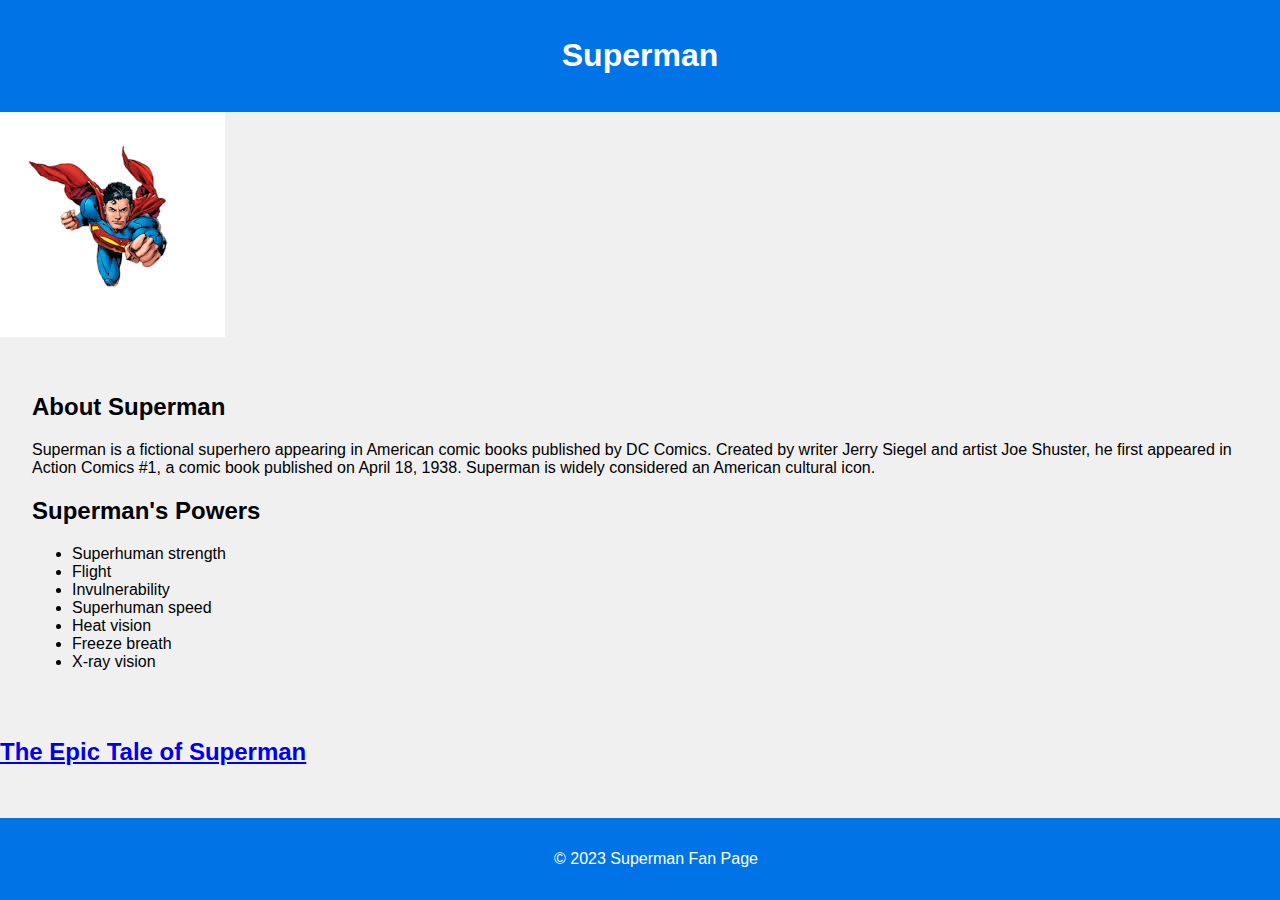
<file: index.html>
<!DOCTYPE html>
<html lang="en">
<head>
    <meta charset="UTF-8">
    <meta name="viewport" content="width=device-width, initial-scale=1.0">
    <title>Superman</title>
    <link rel="stylesheet" href="Assets/style.css">
</head>
<body>
    <header>
        <h1>Superman</h1>
    </header>
    <div>
        <img src="./Assets/pngsuperman.jpg" alt="">
    </div>
    <main>
        <h2>About Superman</h2>
        <p>Superman is a fictional superhero appearing in American comic books published by DC Comics. Created by writer Jerry Siegel and artist Joe Shuster, he first appeared in Action Comics #1, a comic book published on April 18, 1938. Superman is widely considered an American cultural icon.</p>
        <h2>Superman's Powers</h2>
        <ul>
            <li>Superhuman strength</li>
            <li>Flight</li>
            <li>Invulnerability</li>
            <li>Superhuman speed</li>
            <li>Heat vision</li>
            <li>Freeze breath</li>
            <li>X-ray vision</li>
        </ul>
    </main>
    <footer>
        <p>&copy; 2023 Superman Fan Page</p>
    </footer>
</body>
</html>
<link rel="stylesheet" href="Assets/style.css">
    <h2><a href="./Public/superman.html">The Epic Tale of Superman</a></h2>
</file>
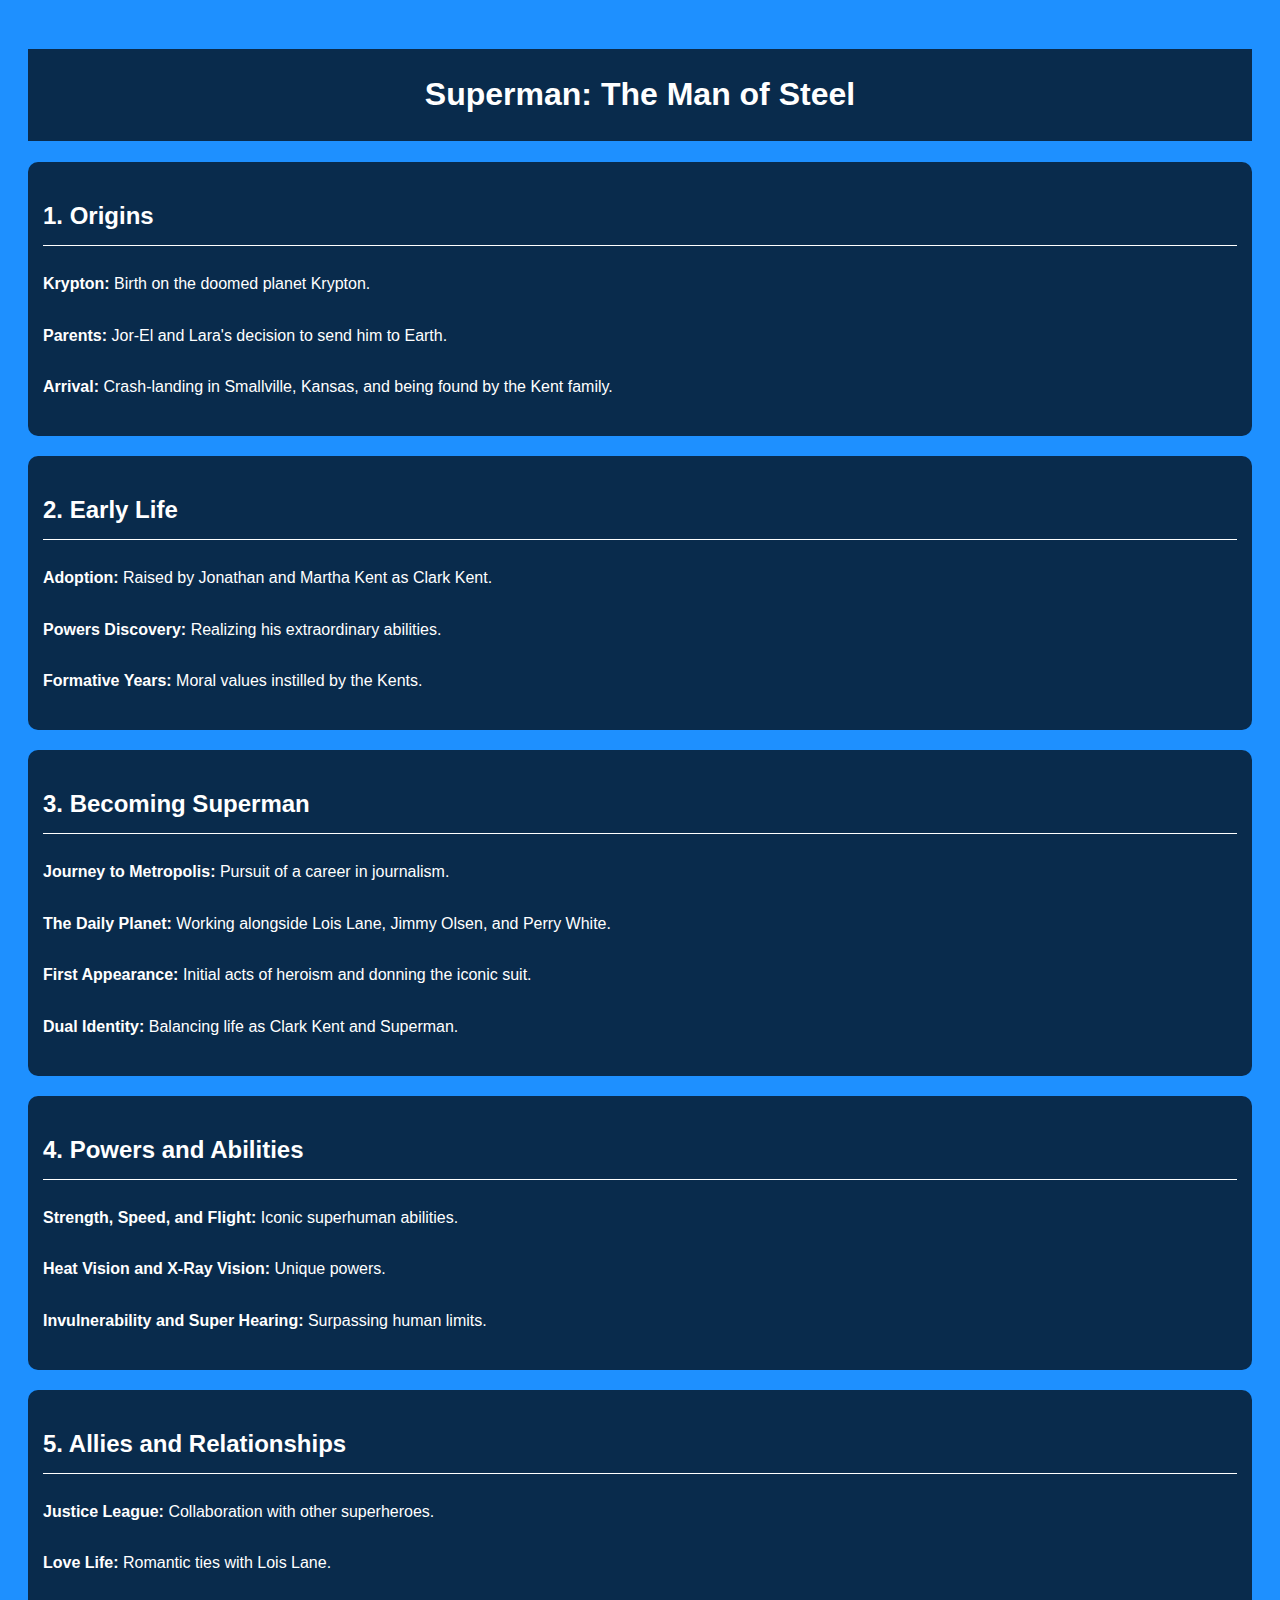
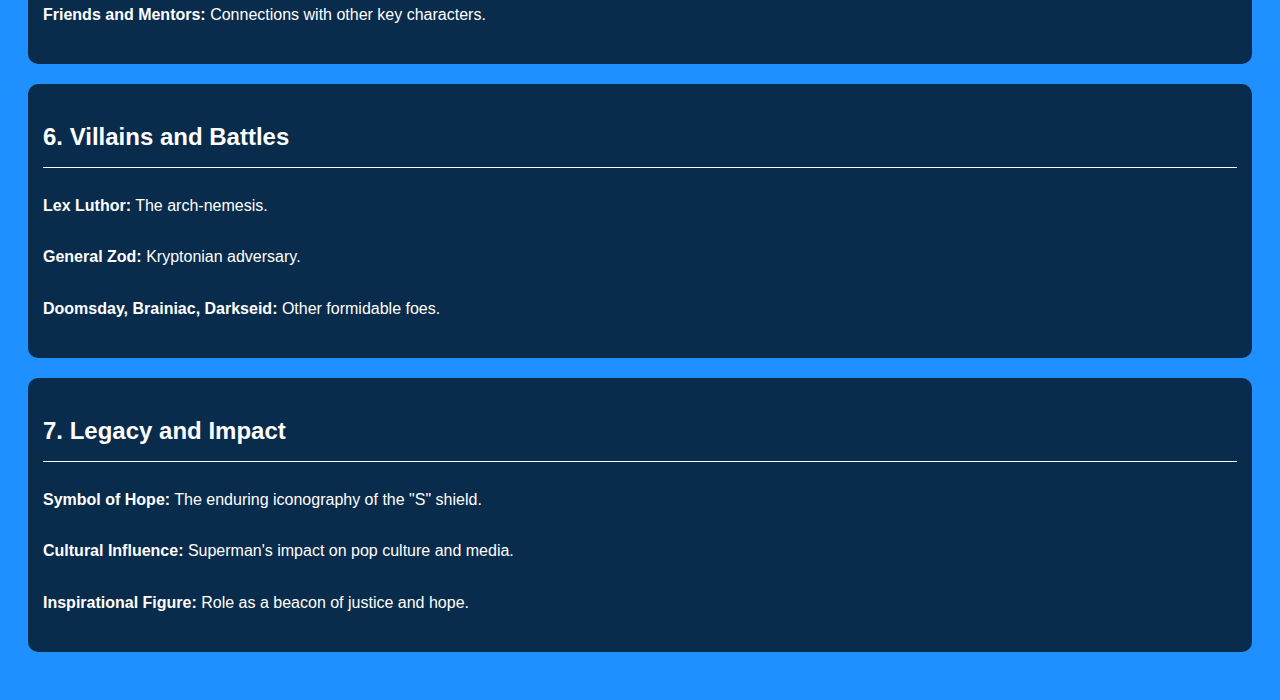
<file: Public/superman.html>
<!DOCTYPE html>
<html lang="en">
<head>
    <meta charset="UTF-8">
    <meta name="viewport" content="width=device-width, initial-scale=1.0">
    <title>Superman: The Man of Steel</title>
    <style>
        body {
            font-family: Arial, sans-serif;
            line-height: 1.6;
            background: #1E90FF; /* Big blue background color */
            color: #fff;
            text-align: center;
            padding: 20px;
            background-image: url('https://upload.wikimedia.org/wikipedia/en/3/35/Supermanflying.png'); 
            background-repeat: no-repeat;
            background-attachment: fixed;
            background-position: center;
            background-size: 50%;
        }
        h1 {
            background-color: rgba(0, 0, 0, 0.7);
            padding: 20px;
        }
        section {
            margin-bottom: 20px;
            background-color: rgba(0, 0, 0, 0.7);
            padding: 15px;
            border-radius: 10px;
            text-align: left;
        }
        h2 {
            border-bottom: 1px solid #fff;
            padding-bottom: 10px;
        }
        p {
            padding: 5px 0;
        }
    </style>
</head>
<body>
    <h1>Superman: The Man of Steel</h1>

    <section>
        <h2>1. Origins</h2>
        <p><strong>Krypton:</strong> Birth on the doomed planet Krypton.</p>
        <p><strong>Parents:</strong> Jor-El and Lara's decision to send him to Earth.</p>
        <p><strong>Arrival:</strong> Crash-landing in Smallville, Kansas, and being found by the Kent family.</p>
    </section>

    <section>
        <h2>2. Early Life</h2>
        <p><strong>Adoption:</strong> Raised by Jonathan and Martha Kent as Clark Kent.</p>
        <p><strong>Powers Discovery:</strong> Realizing his extraordinary abilities.</p>
        <p><strong>Formative Years:</strong> Moral values instilled by the Kents.</p>
    </section>

    <section>
        <h2>3. Becoming Superman</h2>
        <p><strong>Journey to Metropolis:</strong> Pursuit of a career in journalism.</p>
        <p><strong>The Daily Planet:</strong> Working alongside Lois Lane, Jimmy Olsen, and Perry White.</p>
        <p><strong>First Appearance:</strong> Initial acts of heroism and donning the iconic suit.</p>
        <p><strong>Dual Identity:</strong> Balancing life as Clark Kent and Superman.</p>
    </section>

    <section>
        <h2>4. Powers and Abilities</h2>
        <p><strong>Strength, Speed, and Flight:</strong> Iconic superhuman abilities.</p>
        <p><strong>Heat Vision and X-Ray Vision:</strong> Unique powers.</p>
        <p><strong>Invulnerability and Super Hearing:</strong> Surpassing human limits.</p>
    </section>

    <section>
        <h2>5. Allies and Relationships</h2>
        <p><strong>Justice League:</strong> Collaboration with other superheroes.</p>
        <p><strong>Love Life:</strong> Romantic ties with Lois Lane.</p>
        <p><strong>Friends and Mentors:</strong> Connections with other key characters.</p>
    </section>

    <section>
        <h2>6. Villains and Battles</h2>
        <p><strong>Lex Luthor:</strong> The arch-nemesis.</p>
        <p><strong>General Zod:</strong> Kryptonian adversary.</p>
        <p><strong>Doomsday, Brainiac, Darkseid:</strong> Other formidable foes.</p>
    </section>

    <section>
        <h2>7. Legacy and Impact</h2>
        <p><strong>Symbol of Hope:</strong> The enduring iconography of the "S" shield.</p>
        <p><strong>Cultural Influence:</strong> Superman's impact on pop culture and media.</p>
        <p><strong>Inspirational Figure:</strong> Role as a beacon of justice and hope.</p>
    </section>
</body>
</html>
</file>
<file: Assets/style.css>
body {
    font-family: Arial, sans-serif;
    background-color: #f0f0f0;
    margin: 0;
    padding: 0;
}
header {
    background-color: #0073e6;
    color: white;
    padding: 1em;
    text-align: center;
}
main {
    padding: 2em;
}
footer {
    background-color: #0073e6;
    color: white;
    text-align: center;
    padding: 1em;
    position: fixed;
    width: 100%;
    bottom: 0;
}
</file>
